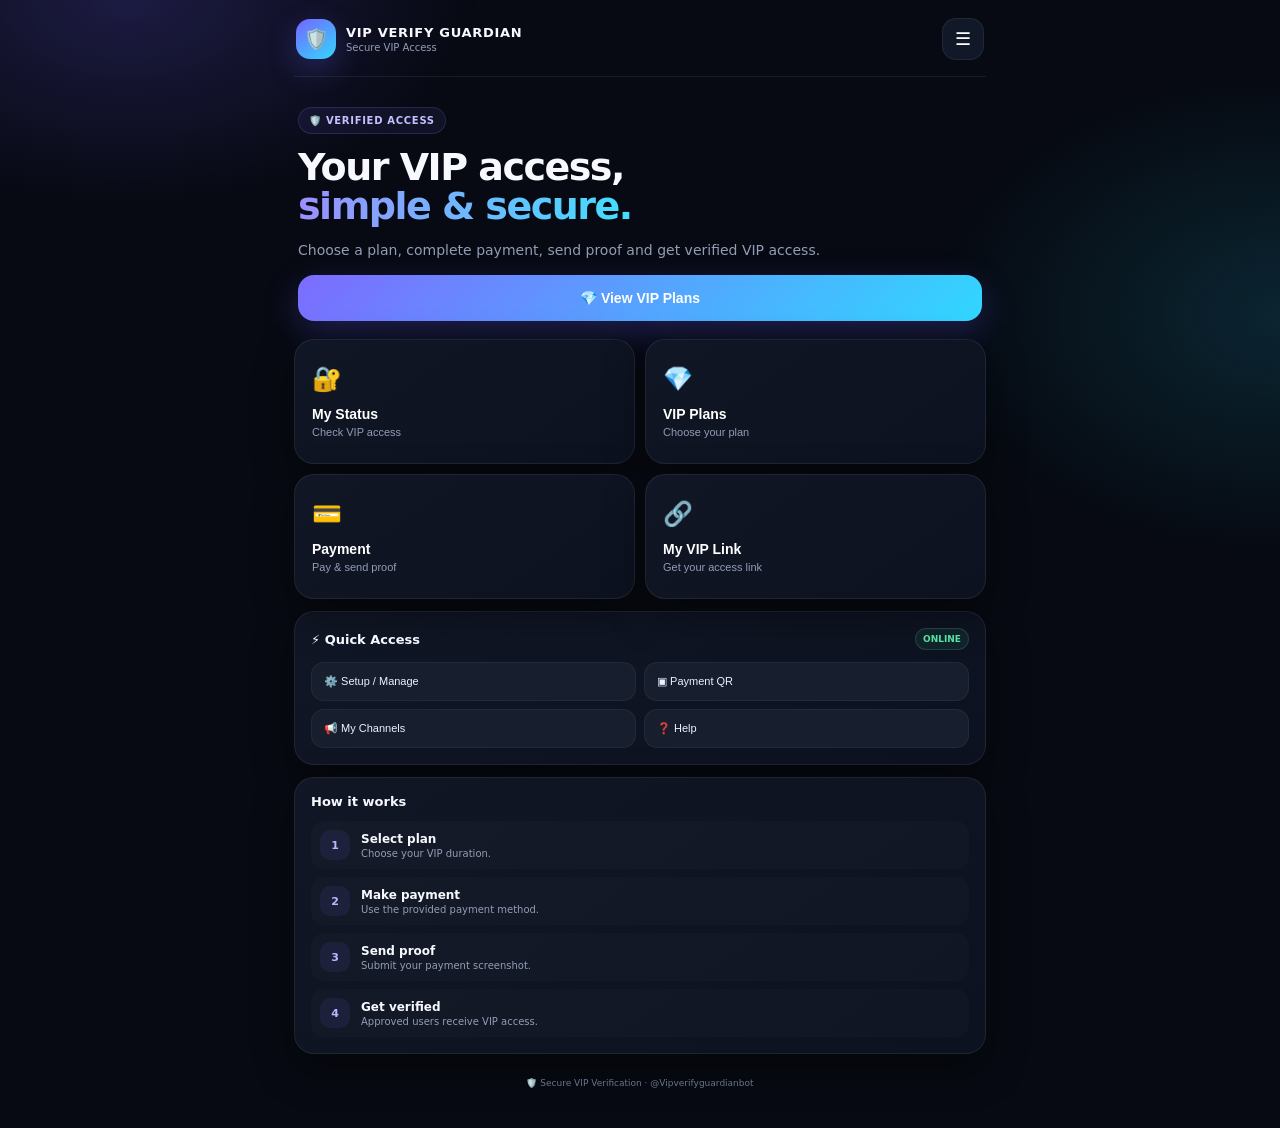
<file: vip/index.html>
<!doctype html>
<html lang="en"><head><meta charset="UTF-8"><meta name="viewport" content="width=device-width,initial-scale=1,viewport-fit=cover"><meta name="theme-color" content="#070a12"><title>VIP Verify Guardian</title><link rel="stylesheet" href="style.css"><script src="https://telegram.org/js/telegram-web-app.js"></script></head>
<body><div class="bg"></div><main class="app">
<header><div class="brand"><div class="logo">🛡️</div><div><b>VIP VERIFY GUARDIAN</b><small>Secure VIP Access</small></div></div><button id="menu">☰</button></header>
<section class="hero"><div class="badge">🛡️ VERIFIED ACCESS</div><h1>Your VIP access,<br><span>simple & secure.</span></h1><p>Choose a plan, complete payment, send proof and get verified VIP access.</p><button class="primary" data-action="plans">💎 View VIP Plans</button></section>
<section class="grid">
<button class="card" data-action="status"><strong>🔐</strong><b>My Status</b><small>Check VIP access</small></button>
<button class="card" data-action="plans"><strong>💎</strong><b>VIP Plans</b><small>Choose your plan</small></button>
<button class="card" data-action="pay"><strong>💳</strong><b>Payment</b><small>Pay & send proof</small></button>
<button class="card" data-action="mylink"><strong>🔗</strong><b>My VIP Link</b><small>Get your access link</small></button>
</section>
<section class="panel"><div class="panelTitle"><span>⚡ Quick Access</span><i>ONLINE</i></div>
<div class="quick"><button data-action="setup">⚙️ Setup / Manage</button><button data-action="qr">▣ Payment QR</button><button data-action="channels">📢 My Channels</button><button data-action="help">❓ Help</button></div></section>
<section class="panel"><div class="panelTitle"><span>How it works</span></div><div class="steps"><div><em>1</em><p><b>Select plan</b><small>Choose your VIP duration.</small></p></div><div><em>2</em><p><b>Make payment</b><small>Use the provided payment method.</small></p></div><div><em>3</em><p><b>Send proof</b><small>Submit your payment screenshot.</small></p></div><div><em>4</em><p><b>Get verified</b><small>Approved users receive VIP access.</small></p></div></div></section>
<footer>🛡️ Secure VIP Verification · @Vipverifyguardianbot</footer>
</main><script src="app.js"></script></body></html>
</file>
<file: vip/style.css>
:root{--bg:#070a12;--panel:#101522;--line:#ffffff12;--text:#f7f9ff;--muted:#929db5;--a:#7c6cff;--b:#31d7ff}*{box-sizing:border-box}body{margin:0;background:var(--bg);color:var(--text);font-family:system-ui,-apple-system,sans-serif;min-height:100vh}.bg{position:fixed;inset:0;pointer-events:none;background:radial-gradient(500px 300px at 10% 0,#725cff35,transparent 70%),radial-gradient(500px 350px at 100% 35%,#23d9ff22,transparent 70%)}.app{width:min(720px,100%);margin:auto;padding:14px 14px 36px;position:relative}header{display:flex;align-items:center;justify-content:space-between;padding:4px 2px 16px;border-bottom:1px solid var(--line)}.brand{display:flex;gap:10px;align-items:center}.logo{width:40px;height:40px;border-radius:14px;display:grid;place-items:center;background:linear-gradient(145deg,#7565ff,#32d8ff);font-size:20px;box-shadow:0 10px 30px #6d61ff44}.brand b{display:block;font-size:13px;letter-spacing:.7px}.brand small{display:block;color:var(--muted);font-size:10px;margin-top:2px}header button{width:42px;height:42px;border:1px solid var(--line);border-radius:14px;background:#111827;color:#fff;font-size:18px}.hero{padding:30px 4px 18px}.badge{display:inline-block;padding:7px 10px;border-radius:99px;background:#7c6cff15;border:1px solid #8d80ff30;color:#c5beff;font-size:10px;font-weight:900;letter-spacing:.7px}.hero h1{font-size:38px;line-height:1.02;letter-spacing:-1.5px;margin:14px 0 10px}.hero h1 span{background:linear-gradient(90deg,#9b8fff,#42dfff);-webkit-background-clip:text;color:transparent}.hero p{color:var(--muted);font-size:14px;line-height:1.55;max-width:570px}.primary{width:100%;border:0;border-radius:16px;padding:15px;background:linear-gradient(135deg,var(--a),var(--b));color:#fff;font-weight:900;font-size:14px;box-shadow:0 12px 35px #675cff42}.grid{display:grid;grid-template-columns:1fr 1fr;gap:10px}.card,.panel{border:1px solid var(--line);background:linear-gradient(145deg,#121827ee,#0d1320ee);border-radius:20px;box-shadow:0 15px 40px #0006}.card{padding:17px;text-align:left;color:#fff;min-height:125px}.card strong{font-size:24px;display:block;margin-bottom:13px}.card b{display:block;font-size:14px}.card small{display:block;color:var(--muted);font-size:11px;margin-top:4px}.panel{margin-top:12px;padding:16px}.panelTitle{display:flex;justify-content:space-between;align-items:center;font-weight:850;font-size:13px;margin-bottom:12px}.panelTitle i{font-style:normal;font-size:9px;color:#55e2a5;background:#55e2a514;border:1px solid #55e2a52b;padding:5px 7px;border-radius:99px}.quick{display:grid;grid-template-columns:1fr 1fr;gap:8px}.quick button{border:1px solid #ffffff0d;background:#171e2d;color:#eef2ff;padding:12px;border-radius:13px;text-align:left;font-size:11px}.steps{display:grid;gap:8px}.steps>div{display:flex;gap:11px;align-items:center;padding:9px;background:#ffffff04;border-radius:13px}.steps em{width:30px;height:30px;border-radius:10px;display:grid;place-items:center;background:#7c6cff18;color:#bdb5ff;font-style:normal;font-weight:900;font-size:11px}.steps p{margin:0}.steps b{display:block;font-size:12px}.steps small{display:block;color:var(--muted);font-size:10px;margin-top:2px}footer{text-align:center;color:#68738c;font-size:9px;padding:24px 0 4px}@media(max-width:420px){.hero h1{font-size:33px}.grid{gap:8px}.card{padding:14px}.quick{grid-template-columns:1fr 1fr}}
</file>
